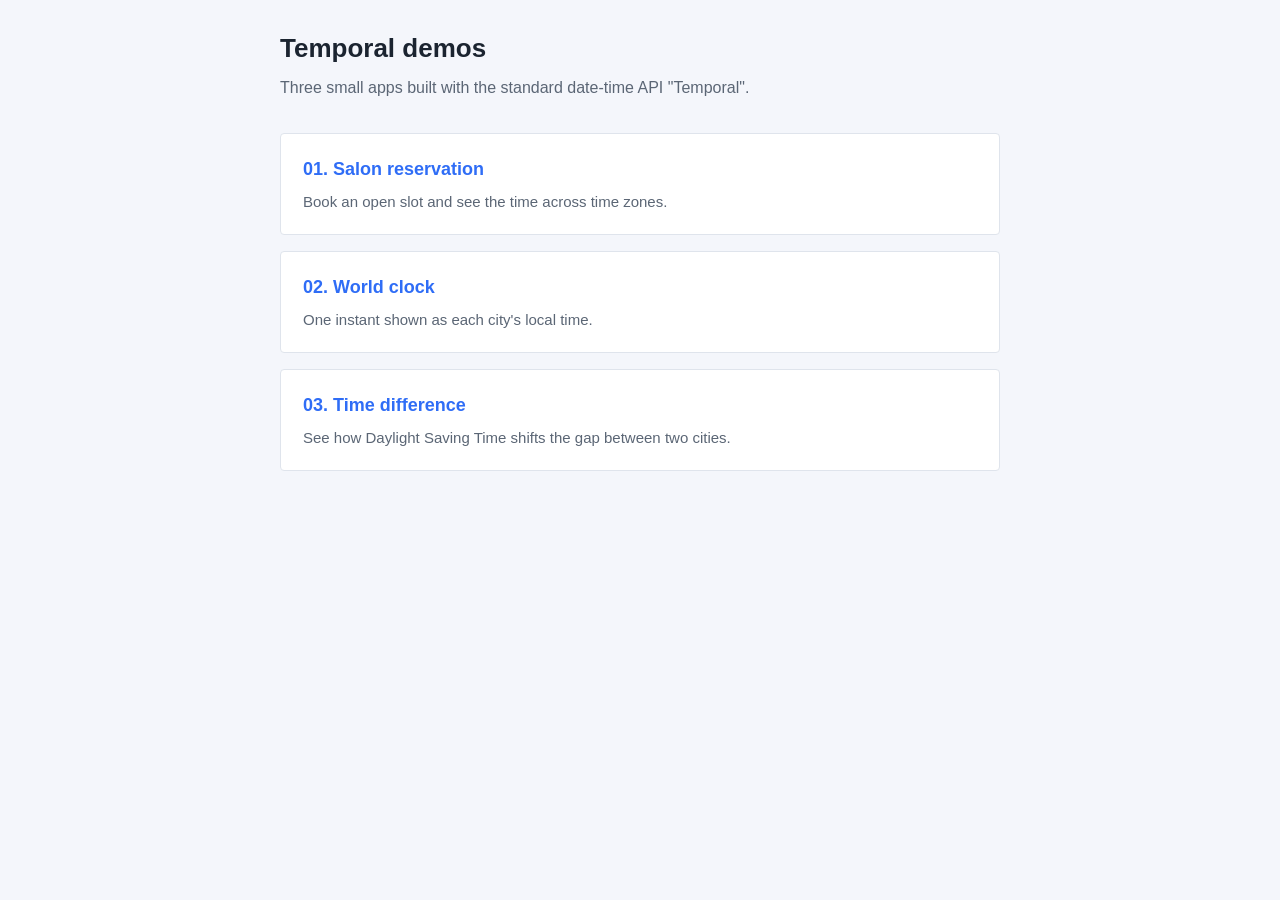
<file: docs/index.html>
<!doctype html>
<html lang="en">
  <head>
    <meta charset="UTF-8" />
    <meta name="viewport" content="width=device-width, initial-scale=1" />
    <title>Temporal demos | ICS MEDIA</title>
    <link rel="stylesheet" href="base.css" />
  </head>
  <body>
    <div class="wrap">
      <h1>Temporal demos</h1>
      <p class="lead">
        Three small apps built with the standard date-time API "Temporal".
      </p>
      <ul class="cards">
        <li>
          <a href="01_reservation/">
            <h2>01. Salon reservation</h2>
            <p>Book an open slot and see the time across time zones.</p>
          </a>
        </li>
        <li>
          <a href="02_clock-instant/">
            <h2>02. World clock</h2>
            <p>One instant shown as each city's local time.</p>
          </a>
        </li>
        <li>
          <a href="03_dst/">
            <h2>03. Time difference</h2>
            <p>See how Daylight Saving Time shifts the gap between two cities.</p>
          </a>
        </li>
      </ul>
    </div>
  </body>
</html>
</file>
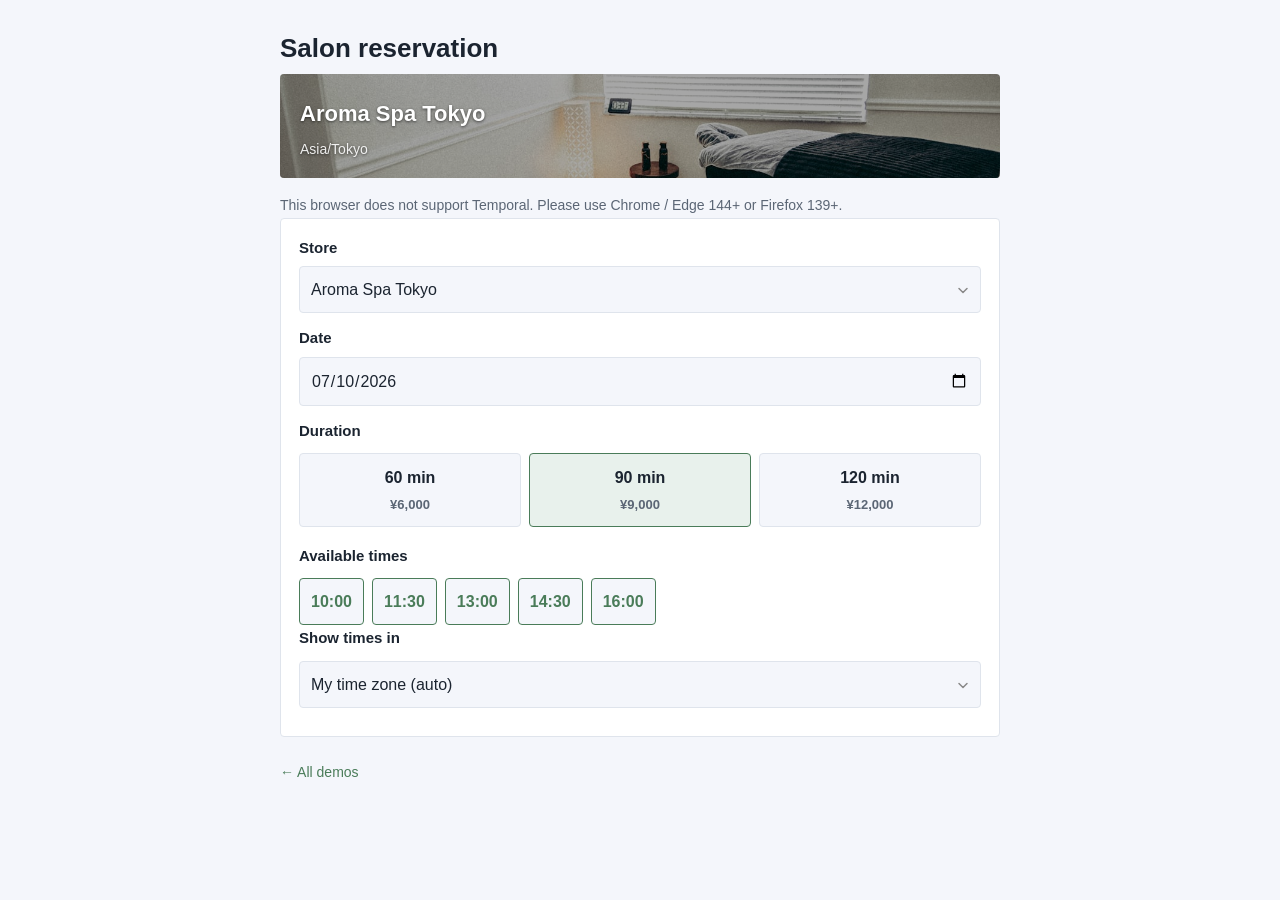
<file: docs/01_reservation/index.html>
<!DOCTYPE html>
<html lang="en">
  <head>
    <meta charset="UTF-8" />
    <meta name="viewport" content="width=device-width, initial-scale=1" />
    <title>Salon reservation | Temporal demo</title>
    <link rel="stylesheet" href="../base.css" />
    <style>
      /* アロマサロン向けに、青のアクセントを落ち着いたセージグリーンへ上書き */
      :root {
        --accent: #4a7c59;
        --accent-weak: #e8f1ec;
      }
      @media (prefers-color-scheme: dark) {
        :root {
          --accent: #86c69f;
          --accent-weak: #22302a;
        }
      }

      /* 埋め込み時の縦幅を抑えるため、余白を詰める */
      .panel {
        padding: 16px 18px;
        margin-bottom: 16px;
      }
      .field {
        margin-bottom: 12px;
      }

      .store-hero {
        position: relative;
        background-image: url("./images/tokyo.jpg");
        background-size: cover;
        background-position: center;
        color: #fff;
        border-radius: 4px;
        padding: 16px 20px;
        min-height: 104px;
        display: flex;
        flex-direction: column;
        justify-content: flex-end;
        margin-bottom: 16px;
        overflow: hidden;
        text-shadow: 0 1px 3px rgba(0, 0, 0, 0.6);
      }
      .store-hero::before {
        content: "";
        position: absolute;
        inset: 0;
        background: rgba(0, 0, 0, 0.35);
      }
      .store-hero > * {
        position: relative;
      }
      .store-hero h2 {
        font-size: 22px;
        margin-bottom: 6px;
      }
      .store-meta {
        display: flex;
        flex-wrap: wrap;
        gap: 8px 16px;
        font-size: 14px;
        color: rgba(255, 255, 255, 0.9);
      }
      .section-title {
        font-weight: bold;
        font-size: 15px;
        margin-bottom: 10px;
      }
      .services {
        display: grid;
        grid-template-columns: repeat(3, 1fr);
        gap: 8px;
        margin-bottom: 16px;
      }
      .service {
        display: flex;
        flex-direction: column;
        align-items: center;
        gap: 2px;
        padding: 10px 12px;
        border: 1px solid var(--border);
        border-radius: 4px;
        background: var(--bg);
        color: var(--text);
      }
      .service[aria-pressed="true"] {
        border-color: var(--accent);
        background: var(--accent-weak);
      }
      .service .name {
        font-weight: bold;
      }
      .service .price {
        font-variant-numeric: tabular-nums;
        font-size: 13px;
        color: var(--muted);
      }
      .slots {
        display: flex;
        flex-wrap: wrap;
        gap: 8px;
      }
      .slot {
        background: var(--bg);
        color: var(--accent);
        border: 1px solid var(--accent);
        min-width: 64px;
      }
      .slot[aria-pressed="true"] {
        background: var(--accent);
        color: #fff;
      }
      .receipt {
        border: 1px solid var(--border);
        border-radius: 4px;
        overflow: hidden;
      }
      .receipt-head {
        display: flex;
        align-items: center;
        gap: 10px;
        background: var(--accent-weak);
        padding: 14px 18px;
        font-weight: bold;
        color: var(--accent);
      }
      /* hidden属性はSVG要素では表示に効かないため、明示的に隠す */
      #check[hidden] {
        display: none;
      }
      .receipt-body {
        padding: 18px;
      }
      .receipt-body .result {
        margin: 0;
      }
      .local-time {
        margin-top: 14px;
        font-size: 14px;
        color: var(--muted);
      }
      .local-time strong {
        color: var(--text);
      }
      .confirm-btn {
        width: 100%;
        padding: 14px;
        font-size: 16px;
        margin-top: 16px;
      }
    </style>
  </head>
  <body>
    <div class="wrap">
      <h1>Salon reservation</h1>

      <div class="store-hero">
        <h2 id="store-name">Aroma Spa Tokyo</h2>
        <div class="store-meta">
          <span id="store-tz">Asia/Tokyo</span>
        </div>
      </div>

      <p id="unsupported" class="note" hidden>
        This browser does not support Temporal. Please use Chrome / Edge 144+ or
        Firefox 139+.
      </p>

      <div class="panel">
        <div class="field">
          <label for="store">Store</label>
          <select id="store">
            <option value="Asia/Tokyo" selected>Aroma Spa Tokyo</option>
            <option value="Europe/London">Aroma Spa London</option>
            <option value="America/New_York">Aroma Spa New York</option>
          </select>
        </div>
        <div class="field">
          <label for="date">Date</label>
          <input type="date" id="date" value="2026-07-10" />
        </div>

        <p class="section-title" id="menu-label">Duration</p>
        <div
          class="services"
          id="services"
          role="group"
          aria-labelledby="menu-label"
        >
          <button type="button" class="service" data-minutes="60" aria-pressed="false">
            <span class="name">60 min</span>
            <span class="price">¥6,000</span>
          </button>
          <button type="button" class="service" data-minutes="90" aria-pressed="true">
            <span class="name">90 min</span>
            <span class="price">¥9,000</span>
          </button>
          <button type="button" class="service" data-minutes="120" aria-pressed="false">
            <span class="name">120 min</span>
            <span class="price">¥12,000</span>
          </button>
        </div>

        <p class="section-title" id="slots-label">Available times</p>
        <div
          class="slots"
          id="slots"
          role="group"
          aria-labelledby="slots-label"
        >
          <button type="button" class="slot" aria-pressed="false">10:00</button>
          <button type="button" class="slot" aria-pressed="false">11:30</button>
          <button type="button" class="slot" aria-pressed="false">13:00</button>
          <button type="button" class="slot" aria-pressed="false">14:30</button>
          <button type="button" class="slot" aria-pressed="false">16:00</button>
        </div>

        <p class="section-title">Show times in</p>
        <div class="field">
          <select id="viewer">
            <option value="auto" selected>My time zone (auto)</option>
            <option value="Asia/Tokyo">Tokyo</option>
            <option value="America/New_York">New York</option>
            <option value="Europe/London">London</option>
          </select>
        </div>
      </div>

      <div class="receipt" id="receipt" hidden>
        <div class="receipt-head">
          <svg
            id="check"
            viewBox="0 0 24 24"
            width="22"
            height="22"
            aria-hidden="true"
            hidden
          >
            <circle cx="12" cy="12" r="11" fill="#1a9d6b" />
            <path
              d="M7 12.5l3 3 7-7"
              fill="none"
              stroke="#fff"
              stroke-width="2.2"
              stroke-linecap="round"
              stroke-linejoin="round"
            />
          </svg>
          <span id="receipt-title">Review your booking</span>
        </div>
        <div class="receipt-body" aria-live="polite">
          <dl class="result">
            <dt>Store</dt>
            <dd id="out-store"></dd>
            <dt>Duration</dt>
            <dd id="out-menu"></dd>
            <dt>Date</dt>
            <dd id="out-date"></dd>
            <dt>Time</dt>
            <dd id="out-time" class="big"></dd>
          </dl>
          <p class="local-time">
            In your time zone: <strong id="out-local"></strong><br />
            <span id="out-iso" class="mono"></span>
          </p>
          <button type="button" id="confirm" class="confirm-btn">
            Confirm reservation
          </button>
        </div>
      </div>
    </div>

    <script type="module">
      main();

      function main() {
        if (typeof Temporal === "undefined") {
          document.getElementById("unsupported").hidden = false;
          return;
        }

        const STORES = {
          "Asia/Tokyo": { name: "Aroma Spa Tokyo", image: "tokyo.jpg" },
          "Europe/London": { name: "Aroma Spa London", image: "london.jpg" },
          "America/New_York": { name: "Aroma Spa New York", image: "newyork.jpg" }
        };
        const storeInput = document.getElementById("store");
        const dateInput = document.getElementById("date");
        const viewerInput = document.getElementById("viewer");
        const serviceButtons = document.querySelectorAll(".service");
        const slotButtons = document.querySelectorAll(".slot");
        const storeHero = document.querySelector(".store-hero");
        const confirmBtn = document.getElementById("confirm");
        const check = document.getElementById("check");
        const receiptTitle = document.getElementById("receipt-title");
        const storeName = document.getElementById("store-name");
        const storeTzLabel = document.getElementById("store-tz");
        const receipt = document.getElementById("receipt");
        const outStore = document.getElementById("out-store");
        const outMenu = document.getElementById("out-menu");
        const outDate = document.getElementById("out-date");
        const outTime = document.getElementById("out-time");
        const outLocal = document.getElementById("out-local");
        const outIso = document.getElementById("out-iso");

        const timeOptions = { hour: "numeric", minute: "2-digit" };
        const dateOptions = {
          weekday: "short",
          month: "short",
          day: "numeric"
        };
        const fullOptions = {
          weekday: "short",
          month: "short",
          day: "numeric",
          hour: "numeric",
          minute: "2-digit",
          timeZoneName: "short"
        };

        let selectedService = document.querySelector(
          '.service[aria-pressed="true"]'
        );
        let selectedSlot = null;

        function selectSlot(button) {
          selectedSlot = button.textContent;
          for (const other of slotButtons) {
            other.setAttribute("aria-pressed", String(other === button));
          }
          showReview();
        }

        function fillDetails() {
          if (!selectedSlot) {
            return;
          }
          const storeTz = storeInput.value;
          const viewerTz =
            viewerInput.value === "auto"
              ? Temporal.Now.timeZoneId()
              : viewerInput.value;
          const minutes = Number(selectedService.dataset.minutes);

          const day = Temporal.PlainDate.from(dateInput.value);
          const start = Temporal.PlainTime.from(selectedSlot);
          const end = start.add({ minutes });

          const reserved = day.toZonedDateTime({
            timeZone: storeTz,
            plainTime: start
          });
          const local = reserved.withTimeZone(viewerTz);

          outStore.textContent = STORES[storeTz].name;
          outMenu.textContent = `${minutes} min`;
          outDate.textContent = day.toLocaleString("en-US", dateOptions);
          outTime.textContent = `${start.toLocaleString(
            "en-US",
            timeOptions
          )} – ${end.toLocaleString("en-US", timeOptions)}`;
          outLocal.textContent = local.toLocaleString("en-US", fullOptions);
          outIso.textContent = reserved.toString();
        }

        function showReview() {
          fillDetails();
          receiptTitle.textContent = "Review your booking";
          check.toggleAttribute("hidden", true);
          confirmBtn.hidden = false;
          receipt.hidden = false;
        }

        function confirmReservation() {
          if (!selectedSlot) {
            return;
          }
          receiptTitle.textContent = "Reservation confirmed";
          check.toggleAttribute("hidden", false);
          confirmBtn.hidden = true;
        }

        function selectService(button) {
          selectedService = button;
          for (const other of serviceButtons) {
            other.setAttribute("aria-pressed", String(other === button));
          }
          if (selectedSlot) {
            showReview();
          }
        }

        function updateStoreHero() {
          const store = STORES[storeInput.value];
          storeHero.style.backgroundImage = `url("./images/${store.image}")`;
          storeName.textContent = store.name;
          storeTzLabel.textContent = storeInput.value;
        }

        function resetBooking() {
          selectedSlot = null;
          receipt.hidden = true;
          confirmBtn.hidden = true;
          for (const button of slotButtons) {
            button.setAttribute("aria-pressed", "false");
          }
        }

        for (const button of serviceButtons) {
          button.addEventListener("click", () => selectService(button));
        }
        for (const button of slotButtons) {
          button.addEventListener("click", () => selectSlot(button));
        }
        confirmBtn.addEventListener("click", confirmReservation);
        storeInput.addEventListener("input", () => {
          updateStoreHero();
          resetBooking();
        });
        dateInput.addEventListener("input", resetBooking);
        viewerInput.addEventListener("input", () => {
          if (selectedSlot && !receipt.hidden) {
            fillDetails();
          }
        });

        updateStoreHero();
      }
    </script>
    <nav class="site-nav"><a href="../">&larr; All demos</a></nav>
  </body>
</html>
</file>
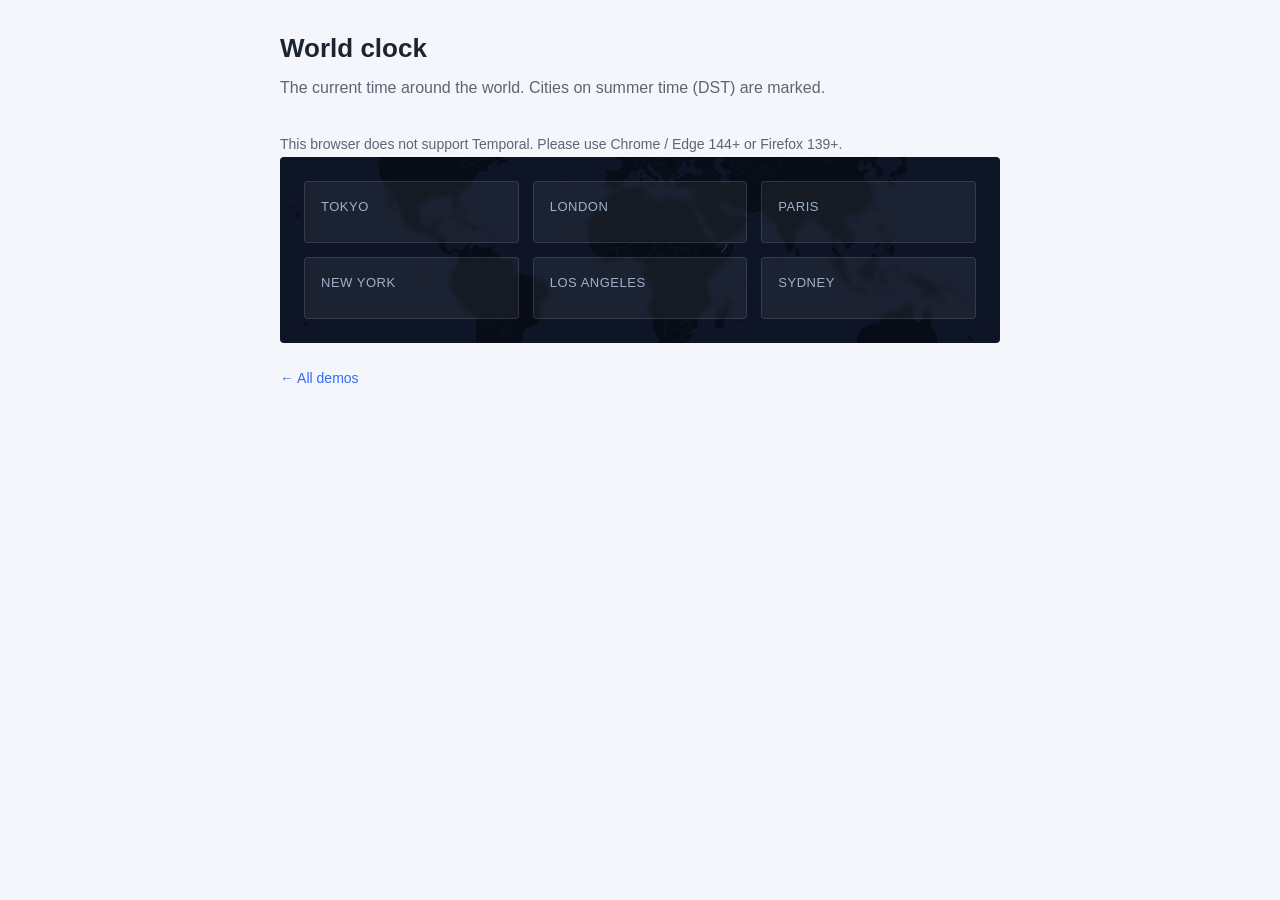
<file: docs/02_clock-instant/index.html>
<!DOCTYPE html>
<html lang="en">
  <head>
    <meta charset="UTF-8" />
    <meta name="viewport" content="width=device-width, initial-scale=1" />
    <title>World clock | Temporal demo</title>
    <link rel="stylesheet" href="../base.css" />
    <style>
      .worldclock {
        position: relative;
        overflow: hidden;
        border-radius: 4px;
        padding: 24px;
        background: #0d1526;
        color: #e6edf6;
      }
      .worldclock::before {
        content: "";
        position: absolute;
        inset: 0;
        background: url("./images/worldmap.svg") center / cover no-repeat;
        opacity: 0.4;
      }
      .clocks {
        position: relative;
        display: grid;
        grid-template-columns: repeat(auto-fit, minmax(160px, 1fr));
        gap: 14px;
      }
      .clock-card {
        background: rgba(255, 255, 255, 0.06);
        border: 1px solid rgba(255, 255, 255, 0.12);
        border-radius: 4px;
        padding: 14px 16px;
        backdrop-filter: blur(2px);
      }
      .clock-city {
        font-size: 13px;
        letter-spacing: 0.04em;
        text-transform: uppercase;
        color: #9fb0c8;
      }
      .clock-time {
        margin: 4px 0 2px;
        font-family: "SFMono-Regular", Consolas, "Liberation Mono", Menlo,
          monospace;
        font-size: 28px;
        font-variant-numeric: tabular-nums;
        letter-spacing: 0.02em;
      }
      .clock-date {
        font-size: 12px;
        color: #7f8ea6;
      }
      .clock-foot {
        display: flex;
        align-items: center;
        justify-content: space-between;
        margin-top: 10px;
        font-size: 12px;
        color: #9fb0c8;
      }
      .dst-badge {
        font-weight: bold;
        letter-spacing: 0.04em;
        color: #1a1206;
        background: #f2b03d;
        padding: 2px 8px;
        border-radius: 999px;
      }
      .dst-badge[hidden] {
        display: none;
      }
    </style>
  </head>
  <body>
    <div class="wrap">
      <h1>World clock</h1>
      <p class="lead">
        The current time around the world. Cities on summer time (DST) are
        marked.
      </p>

      <p id="unsupported" class="note" hidden>
        This browser does not support Temporal. Please use Chrome / Edge 144+ or
        Firefox 139+.
      </p>

      <div class="worldclock">
        <div class="clocks">
          <div class="clock-card" data-tz="Asia/Tokyo">
            <div class="clock-city">Tokyo</div>
            <div class="clock-time"></div>
            <div class="clock-date"></div>
            <div class="clock-foot">
              <span class="clock-offset"></span>
              <span class="dst-badge" hidden>DST</span>
            </div>
          </div>
          <div class="clock-card" data-tz="Europe/London">
            <div class="clock-city">London</div>
            <div class="clock-time"></div>
            <div class="clock-date"></div>
            <div class="clock-foot">
              <span class="clock-offset"></span>
              <span class="dst-badge" hidden>DST</span>
            </div>
          </div>
          <div class="clock-card" data-tz="Europe/Paris">
            <div class="clock-city">Paris</div>
            <div class="clock-time"></div>
            <div class="clock-date"></div>
            <div class="clock-foot">
              <span class="clock-offset"></span>
              <span class="dst-badge" hidden>DST</span>
            </div>
          </div>
          <div class="clock-card" data-tz="America/New_York">
            <div class="clock-city">New York</div>
            <div class="clock-time"></div>
            <div class="clock-date"></div>
            <div class="clock-foot">
              <span class="clock-offset"></span>
              <span class="dst-badge" hidden>DST</span>
            </div>
          </div>
          <div class="clock-card" data-tz="America/Los_Angeles">
            <div class="clock-city">Los Angeles</div>
            <div class="clock-time"></div>
            <div class="clock-date"></div>
            <div class="clock-foot">
              <span class="clock-offset"></span>
              <span class="dst-badge" hidden>DST</span>
            </div>
          </div>
          <div class="clock-card" data-tz="Australia/Sydney">
            <div class="clock-city">Sydney</div>
            <div class="clock-time"></div>
            <div class="clock-date"></div>
            <div class="clock-foot">
              <span class="clock-offset"></span>
              <span class="dst-badge" hidden>DST</span>
            </div>
          </div>
        </div>
      </div>
    </div>

    <script type="module">
      main();

      function main() {
        if (typeof Temporal === "undefined") {
          document.getElementById("unsupported").hidden = false;
          return;
        }

        const cards = document.querySelectorAll(".clock-card");
        const timeOptions = {
          hour: "2-digit",
          minute: "2-digit",
          second: "2-digit",
          hour12: false
        };
        const dateOptions = {
          weekday: "short",
          month: "short",
          day: "numeric"
        };

        // 年内の1月と7月のオフセットを比べ、大きい方に一致すればDST中と判定する。
        // 掲載都市はいずれも正のDST（夏に前倒し）で成立する。負のDSTを持つゾーンでは判定が逆になる
        function isSummerTime(zdt) {
          const year = zdt.year;
          const offsetJan = Temporal.PlainDate.from(
            `${year}-01-15`
          ).toZonedDateTime(zdt.timeZoneId).offsetNanoseconds;
          const offsetJul = Temporal.PlainDate.from(
            `${year}-07-15`
          ).toZonedDateTime(zdt.timeZoneId).offsetNanoseconds;
          if (offsetJan === offsetJul) {
            return false;
          }
          return zdt.offsetNanoseconds === Math.max(offsetJan, offsetJul);
        }

        function tick() {
          const now = Temporal.Now.instant();
          for (const card of cards) {
            const zdt = now.toZonedDateTimeISO(card.dataset.tz);
            card.querySelector(".clock-time").textContent = zdt.toLocaleString(
              "en-GB",
              timeOptions
            );
            card.querySelector(".clock-date").textContent = zdt.toLocaleString(
              "en-US",
              dateOptions
            );
            card.querySelector(
              ".clock-offset"
            ).textContent = `UTC${zdt.offset}`;
            card
              .querySelector(".dst-badge")
              .toggleAttribute("hidden", !isSummerTime(zdt));
          }
        }

        tick();
        setInterval(tick, 1000);
      }
    </script>
    <nav class="site-nav"><a href="../">&larr; All demos</a></nav>
  </body>
</html>
</file>
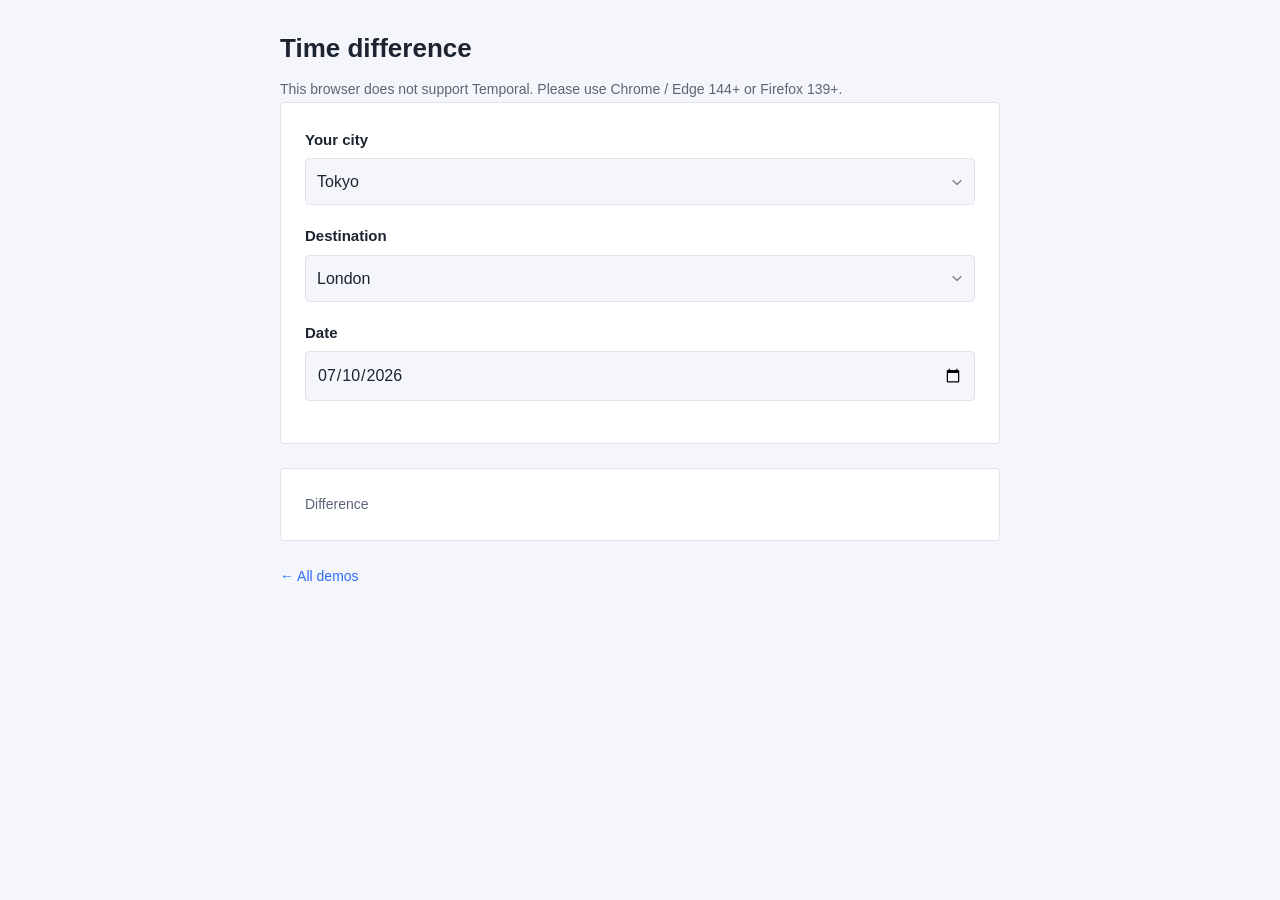
<file: docs/03_dst/index.html>
<!DOCTYPE html>
<html lang="en">
  <head>
    <meta charset="UTF-8" />
    <meta name="viewport" content="width=device-width, initial-scale=1" />
    <title>Time difference | Temporal demo</title>
    <link rel="stylesheet" href="../base.css" />
  </head>
  <body>
    <div class="wrap">
      <h1>Time difference</h1>

      <p id="unsupported" class="note" hidden>
        This browser does not support Temporal. Please use Chrome / Edge 144+ or
        Firefox 139+.
      </p>

      <div class="panel">
        <div class="field">
          <label for="cityA">Your city</label>
          <select id="cityA">
            <option value="Asia/Tokyo" selected>Tokyo</option>
            <option value="Europe/London">London</option>
            <option value="Europe/Paris">Paris</option>
            <option value="America/New_York">New York</option>
            <option value="America/Los_Angeles">Los Angeles</option>
            <option value="UTC">UTC</option>
          </select>
        </div>
        <div class="field">
          <label for="cityB">Destination</label>
          <select id="cityB">
            <option value="Asia/Tokyo">Tokyo</option>
            <option value="Europe/London" selected>London</option>
            <option value="Europe/Paris">Paris</option>
            <option value="America/New_York">New York</option>
            <option value="America/Los_Angeles">Los Angeles</option>
            <option value="UTC">UTC</option>
          </select>
        </div>
        <div class="field">
          <label for="date">Date</label>
          <input type="date" id="date" value="2026-07-10" />
        </div>
      </div>

      <div class="panel">
        <dl class="result">
          <dt>Difference</dt>
          <dd id="out-diff" class="big"></dd>
        </dl>
      </div>
    </div>

    <script type="module">
      main();

      function main() {
        if (typeof Temporal === "undefined") {
          document.getElementById("unsupported").hidden = false;
          return;
        }

        const cityAInput = document.getElementById("cityA");
        const cityBInput = document.getElementById("cityB");
        const dateInput = document.getElementById("date");
        const outDiff = document.getElementById("out-diff");

        // A基準で、同じ瞬間をBで見たときのオフセット差（時間）を返す
        function diffHours(dateStr, tzA, tzB) {
          const atA = Temporal.PlainDate.from(dateStr).toZonedDateTime({
            timeZone: tzA,
            plainTime: Temporal.PlainTime.from("12:00")
          });
          const atB = atA.withTimeZone(tzB);
          return (
            (atA.offsetNanoseconds - atB.offsetNanoseconds) / 3_600_000_000_000
          );
        }

        // その日付にサマータイムが適用されているか。
        // 1月と7月のオフセットの大きい方をDSTとみなす（掲載都市はすべて正のDST）
        function inDST(dateStr, tz) {
          const year = Temporal.PlainDate.from(dateStr).year;
          const offsetJan = diffHours(`${year}-01-15`, tz, "UTC");
          const offsetJul = diffHours(`${year}-07-15`, tz, "UTC");
          if (offsetJan === offsetJul) {
            return false;
          }
          return diffHours(dateStr, tz, "UTC") === Math.max(offsetJan, offsetJul);
        }

        function update() {
          if (!dateInput.value) {
            return;
          }
          const yourTz = cityAInput.value;
          const destTz = cityBInput.value;
          const date = dateInput.value;

          // 目的地が自分の都市より何時間ずれているか
          const hours = diffHours(date, destTz, yourTz);
          if (hours === 0) {
            outDiff.textContent = "Same time";
            return;
          }
          const sign = hours >= 0 ? "+" : "−";
          const unit = Math.abs(hours) === 1 ? "hour" : "hours";
          const dst = inDST(date, yourTz) || inDST(date, destTz);

          outDiff.textContent =
            `${sign} ${Math.abs(hours)} ${unit}` +
            (dst ? " (Daylight Saving Time)" : "");
        }

        cityAInput.addEventListener("input", update);
        cityBInput.addEventListener("input", update);
        dateInput.addEventListener("input", update);
        update();
      }
    </script>
    <nav class="site-nav"><a href="../">&larr; All demos</a></nav>
  </body>
</html>
</file>
<file: docs/base.css>
:root {
  --bg: #f4f6fb;
  --panel: #ffffff;
  --text: #1b2430;
  --muted: #5b6675;
  --border: #dfe4ec;
  --accent: #2f6df6;
  --accent-weak: #e8effe;
  --code-bg: #0f1729;
  --code-text: #e6edf6;
  color-scheme: light dark;
}

@media (prefers-color-scheme: dark) {
  :root {
    --bg: #10151f;
    --panel: #1a212e;
    --text: #e7ecf3;
    --muted: #9aa6b6;
    --border: #2b3342;
    --accent: #6d9bff;
    --accent-weak: #1e2940;
    --code-bg: #0b1120;
    --code-text: #e6edf6;
  }
}

*,
*::before,
*::after {
  box-sizing: border-box;
  margin: 0;
  padding: 0;
}

body {
  font-family: "Helvetica Neue", Arial, "Hiragino Kaku Gothic ProN",
    "Hiragino Sans", "Noto Sans JP", sans-serif;
  line-height: 1.7;
  color: var(--text);
  background: var(--bg);
  padding: 32px 16px 64px;
}

.wrap {
  max-width: 720px;
  margin: 0 auto;
}

.site-nav {
  max-width: 720px;
  margin: 24px auto 0;
  font-size: 14px;

  a {
    color: var(--accent);
    text-decoration: none;

    &:hover {
      text-decoration: underline;
    }
  }
}

h1 {
  font-size: 26px;
  line-height: 1.3;
  margin-bottom: 8px;
}

.lead {
  color: var(--muted);
  margin-bottom: 32px;
}

.panel {
  background: var(--panel);
  border: 1px solid var(--border);
  border-radius: 4px;
  padding: 24px;
  margin-bottom: 24px;
}

.field {
  display: grid;
  gap: 6px;
  margin-bottom: 18px;

  label {
    font-weight: bold;
    font-size: 15px;
  }
}

input,
select,
button {
  font: inherit;
  color: inherit;
  padding: 9px 11px;
  border: 1px solid var(--border);
  border-radius: 4px;
  background: var(--bg);
}

/* ネイティブの矢印は右端に張り付くため、date/timeのピッカーアイコンと右位置を揃えた自前の矢印にする */
select {
  appearance: none;
  -webkit-appearance: none;
  padding-right: 32px;
  background-image: url("data:image/svg+xml,%3Csvg xmlns='http://www.w3.org/2000/svg' width='12' height='12' viewBox='0 0 12 12'%3E%3Cpath d='M2 4.5l4 4 4-4' fill='none' stroke='%23888888' stroke-width='1.5' stroke-linecap='round' stroke-linejoin='round'/%3E%3C/svg%3E");
  background-repeat: no-repeat;
  background-position: right 11px center;
}

button {
  cursor: pointer;
  background: var(--accent);
  color: #fff;
  border-color: transparent;
  font-weight: bold;

  &:hover {
    filter: brightness(1.05);
  }
}

.result {
  display: grid;
  grid-template-columns: auto 1fr;
  gap: 6px 16px;
  align-items: baseline;

  dt {
    color: var(--muted);
    font-size: 14px;
    white-space: nowrap;
  }

  dd {
    font-variant-numeric: tabular-nums;
    word-break: break-all;
  }
}

.result dd.mono,
code {
  font-family: "SFMono-Regular", Consolas, "Liberation Mono", Menlo, monospace;
}

.big {
  font-size: 20px;
  font-weight: bold;
  color: var(--accent);
}

pre {
  background: var(--code-bg);
  color: var(--code-text);
  padding: 16px 18px;
  border-radius: 4px;
  overflow-x: auto;
  font-size: 14px;
  line-height: 1.6;
  font-family: "SFMono-Regular", Consolas, "Liberation Mono", Menlo, monospace;
}

.note {
  font-size: 14px;
  color: var(--muted);
  margin-top: 12px;
}

.cards {
  display: grid;
  gap: 16px;
  list-style: none;

  a {
    display: block;
    text-decoration: none;
    color: inherit;
    background: var(--panel);
    border: 1px solid var(--border);
    border-radius: 4px;
    padding: 20px 22px;
    transition: border-color 0.15s;

    &:hover {
      border-color: var(--accent);
    }
  }

  h2 {
    font-size: 18px;
    margin-bottom: 4px;
    color: var(--accent);
  }

  p {
    color: var(--muted);
    font-size: 15px;
  }
}
</file>
